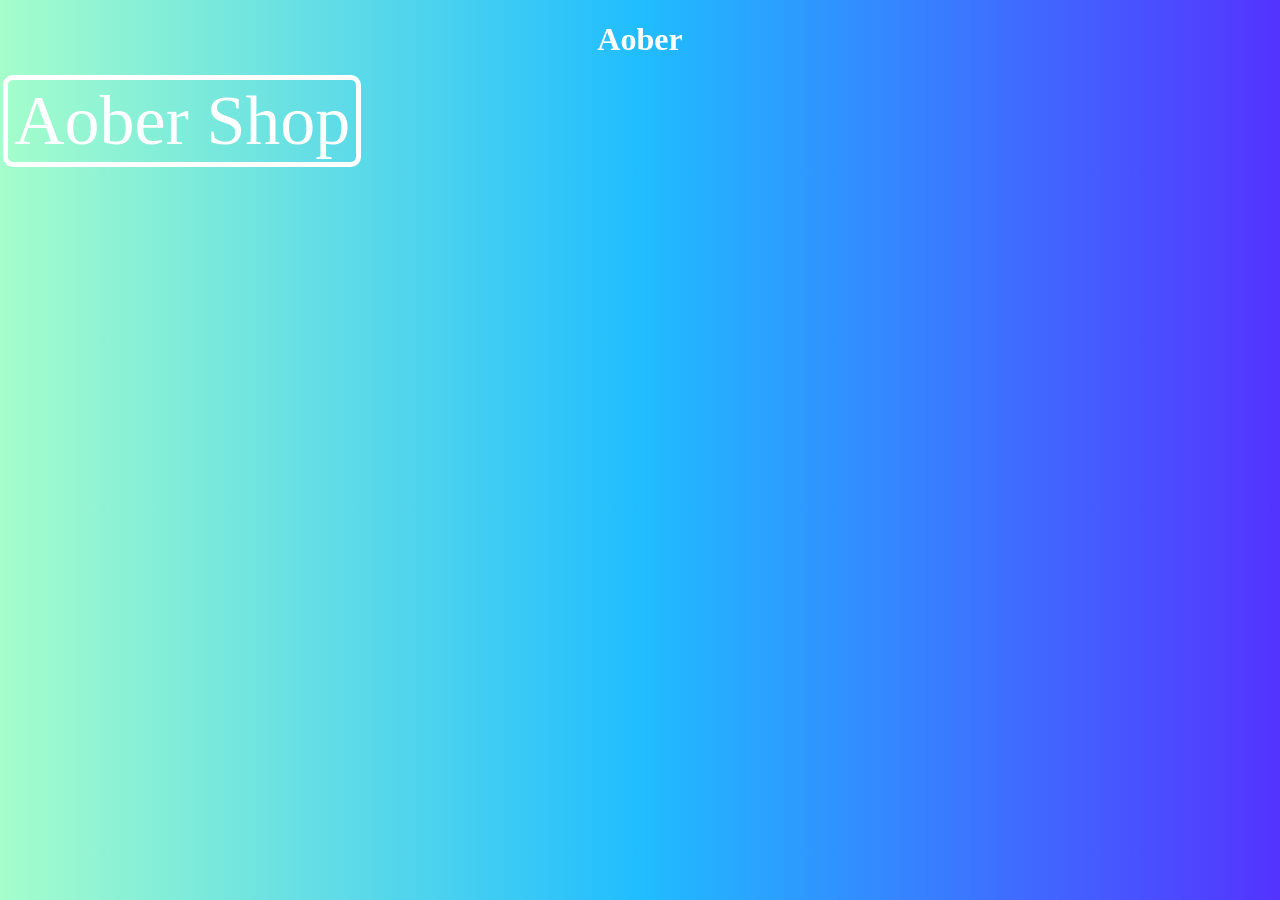
<file: index.html>
<!DOCTYPE html>
<html>
  <head>
    <meta charset="utf-8">
    <link rel="stylesheet" type="text/css" href="./style.css">
    <title>Aober</title>
  </head>
  <body>
    <h1>Aober</h1>
    <button><a href="./Aober_Shop/index.html">Aober Shop</a></button>
  </body>
</html>
</file>
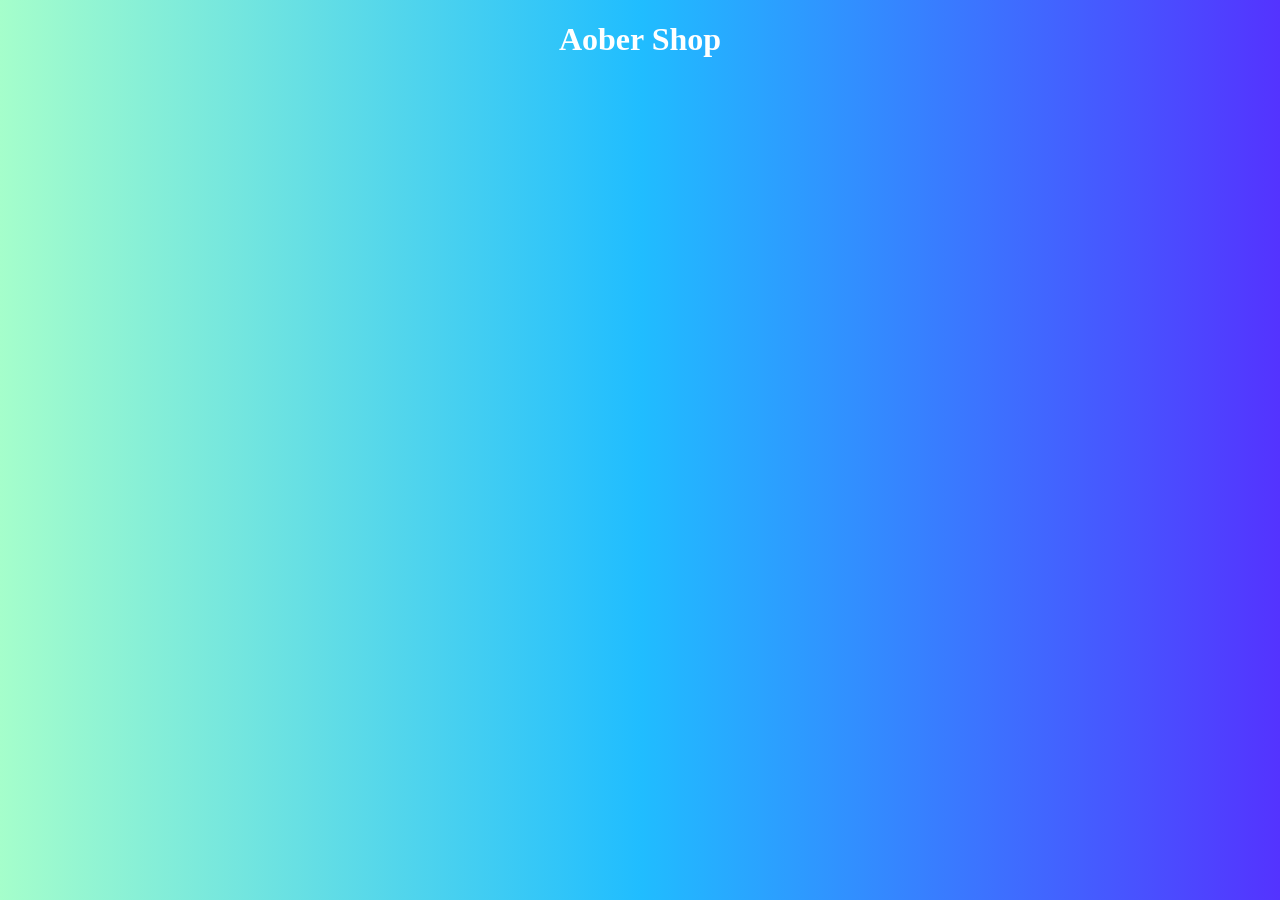
<file: Aober_Shop/index.html>
<!DOCTYPE html>
<html>
  <head>
    <meta charset="utf-8">
    <link rel="stylesheet" type="text/css" href="./style.css">
    <title>Aober Shop</title>
  </head>
  <body>
    <h1>Aober Shop</h1>
  </body>
</html>
</file>
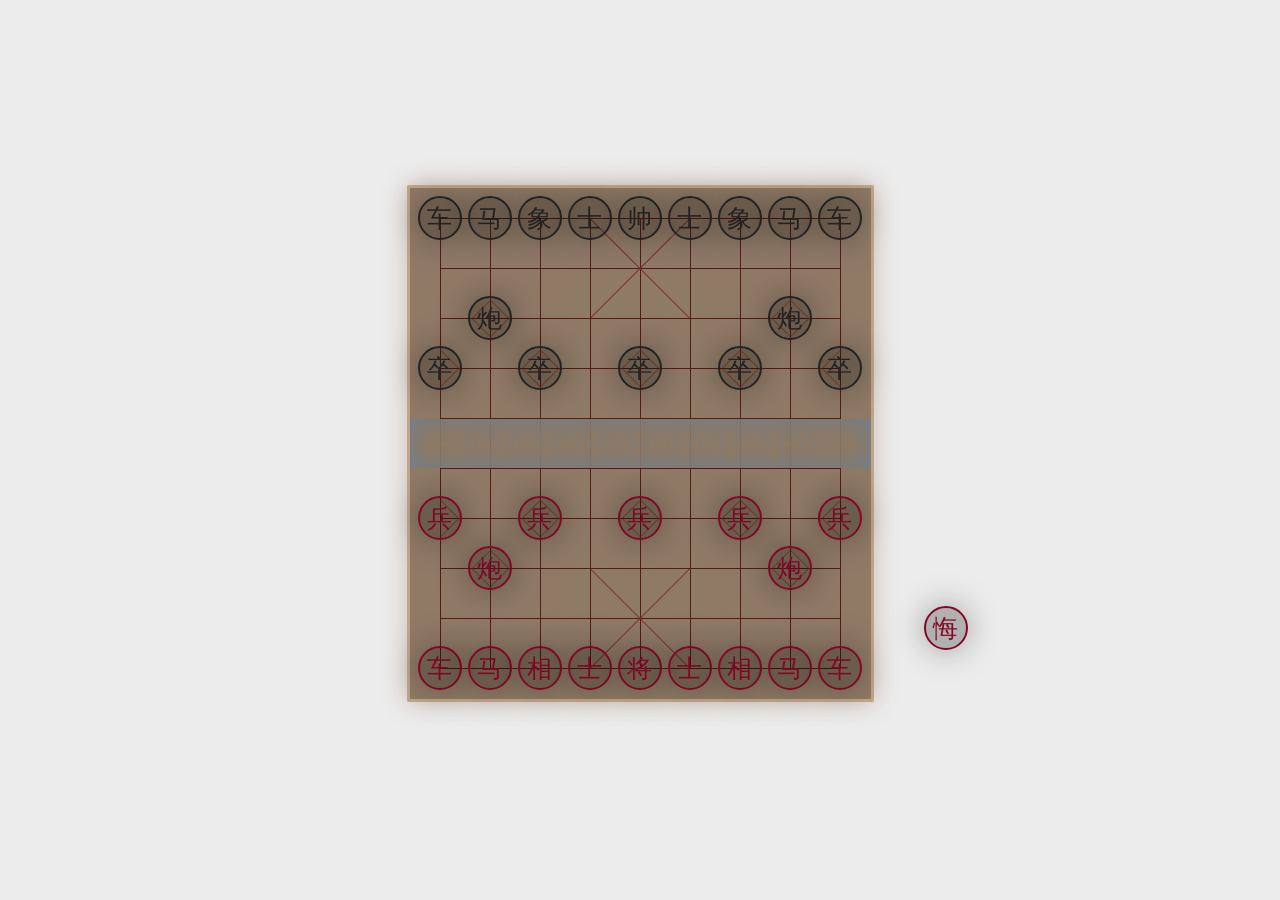
<file: ChineseChess/index.html>
<!DOCTYPE html>
<html>
<head lang="cn">
    <meta charset="UTF-8">
    <title>象棋</title>
	
    <link rel="stylesheet" href="css/index.css" type="text/css">
    <link rel="stylesheet" href="css/Chess.css" type="text/css">
	
    <script src="js/jquery.min.js" type="text/javascript"></script>
    <script src="js/Show.js" type="text/javascript"></script>
    <script src="js/OnDoing.js" type="text/javascript"></script>
    <script src="js/CMoveRule.js" type="text/javascript"></script>
    <script src="js/evaluateScore.js" type="text/javascript"></script>
    <script src="js/AImove.js" type="text/javascript"></script>
    <script src="js/CChess.js" type="text/javascript"></script>
	
</head>
<body>
<section id="ground">
    <section id="board">
        <section id="line">
            <section id="rows">
                <article class="row"></article>
                <article class="row"></article>
                <article class="row"></article>
                <article class="row"></article>
                <article class="row"></article>
                <article class="row"></article>
                <article class="row"></article>
                <article class="row"></article>
                <article class="row"></article>
                <article class="row end"></article>
            </section>
            <section id="lines">
                <article class="line"></article>
                <article class="line"></article>
                <article class="line"></article>
                <article class="line"></article>
                <article class="line"></article>
                <article class="line"></article>
                <article class="line"></article>
                <article class="line"></article>
                <article class="line end"></article>
            </section>
            <section id="river">
                <article>۞۞۞۞۞۞۞۞</article>
            </section>
            <section id="flower">
                <section id="F">
                    <section class="L2">
                        <article></article>
                        <article class="t2"></article>
                    </section>
                    <section class="L5">
                        <article></article>
                        <article></article>
                        <article></article>
                        <article></article>
                        <article></article>
                    </section>
                </section>
                <section id="L">
                    <section class="L5">
                        <article></article>
                        <article></article>
                        <article></article>
                        <article></article>
                        <article></article>
                    </section>
                    <section class="L2">
                        <article></article>
                        <article></article>
                    </section>
                </section>
            </section>
            <section id="cross">
                <section id="T">
                    <article></article>
                    <article></article>
                </section>
                <section id="B">
                    <article></article>
                    <article></article>
                </section>
            </section>
        </section>
        <section id="space"></section>
        <section id="back">
            <article class='CS' id='ss' onclick='back()'>        
                <section class='C SR'>悔</section>
            </article>
        </section>
        
    </section>
</section>
<div style="text-align:center;">
</div>
</body>
</html>
</file>
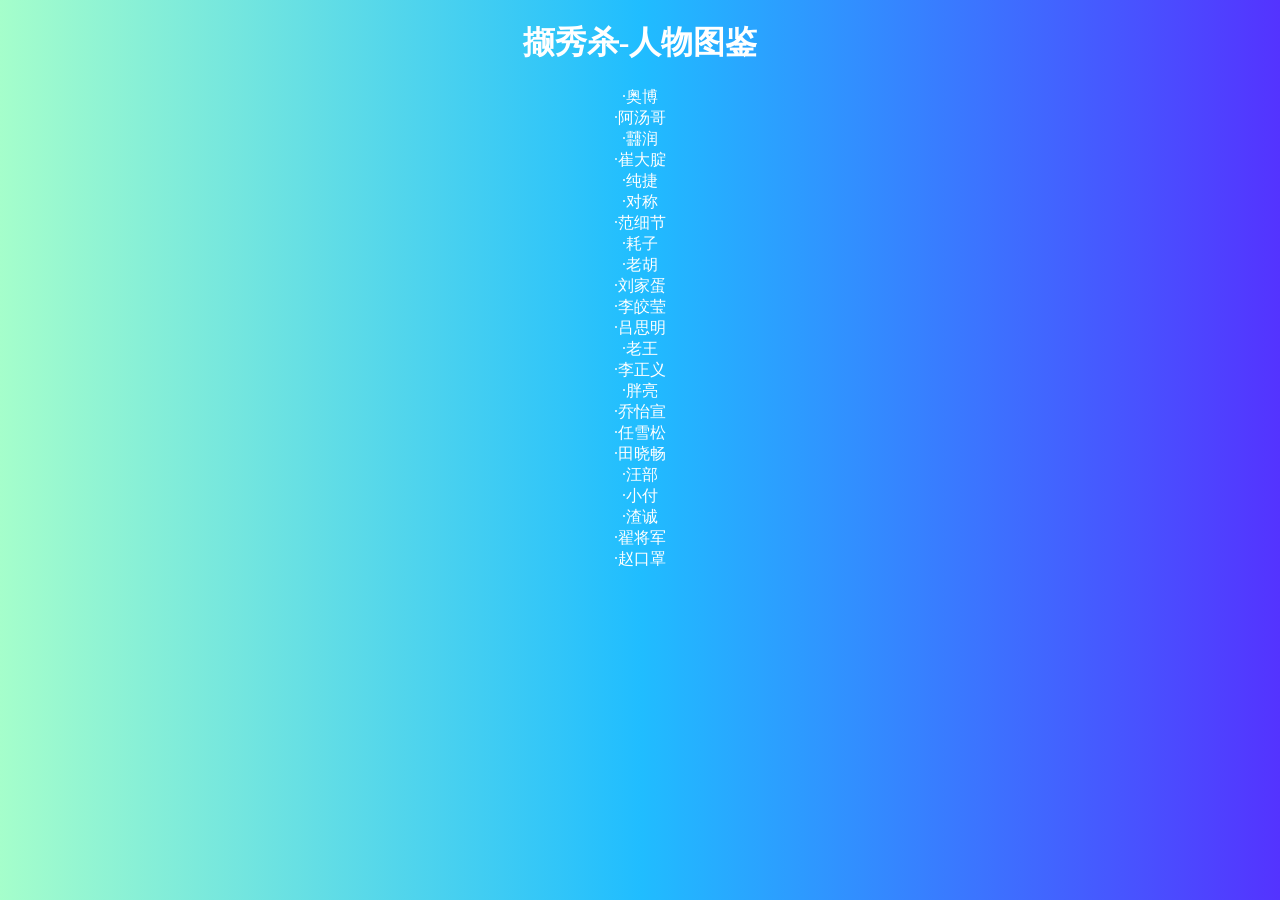
<file: lxx/index.html>
<!DOCTYPE html>
<html>
  <head>
    <meta charset="utf-8">
    <link rel="stylesheet" type="text/css" href="css/style.css">
    <title>撷秀杀-人物图鉴</title>
  </head>
  <body>
    <h1>撷秀杀-人物图鉴</h1>
    <a href="./img/ab.jpg">·奥博</a>
  </br>
    <a href="./img/atg.jpg">·阿汤哥</a>
  </br>
    <a href="./img/br.jpg">·䨻润</a>
  </br>
    <a href="./img/cdd.jpg">·崔大腚</a>
  </br>
    <a href="./img/cj.jpg">·纯捷</a>
  </br>
    <a href="./img/dc.jpg">·对称</a>
  </br>
    <a href="./img/fxj.jpg">·范细节</a>
  </br>
    <a href="./img/hz.jpg">·耗子</a>
  </br>
    <a href="./img/lh.jpg">·老胡</a>
  </br>
    <a href="./img/ljd.jpg">·刘家蛋</a>
  </br>
    <a href="./img/ljy.jpg">·李皎莹</a>
  </br>
    <a href="./img/lsm.jpg">·吕思明</a>
  </br>
    <a href="./img/lw.jpg">·老王</a>
  </br>
    <a href="./img/lzy.jpg">·李正义</a>
  </br>
    <a href="./img/pl.jpg">·胖亮</a>
  </br>
    <a href="./img/qyx.jpg">·乔怡宣</a>
  </br>
    <a href="./img/rxs.jpg">·任雪松</a>
  </br>
    <a href="./img/txc.jpg">·田晓畅</a>
  </br>
    <a href="./img/wb.jpg">·汪部</a>
  </br>
    <a href="./img/xf.jpg">·小付</a>
  </br>
    <a href="./img/zc.jpg">·渣诚</a>
  </br>
    <a href="./img/zjj.jpg">·翟将军</a>
  </br>
    <a href="./img/zkz.jpg">·赵口罩</a>
  </br>
  </body>
</html>
</file>
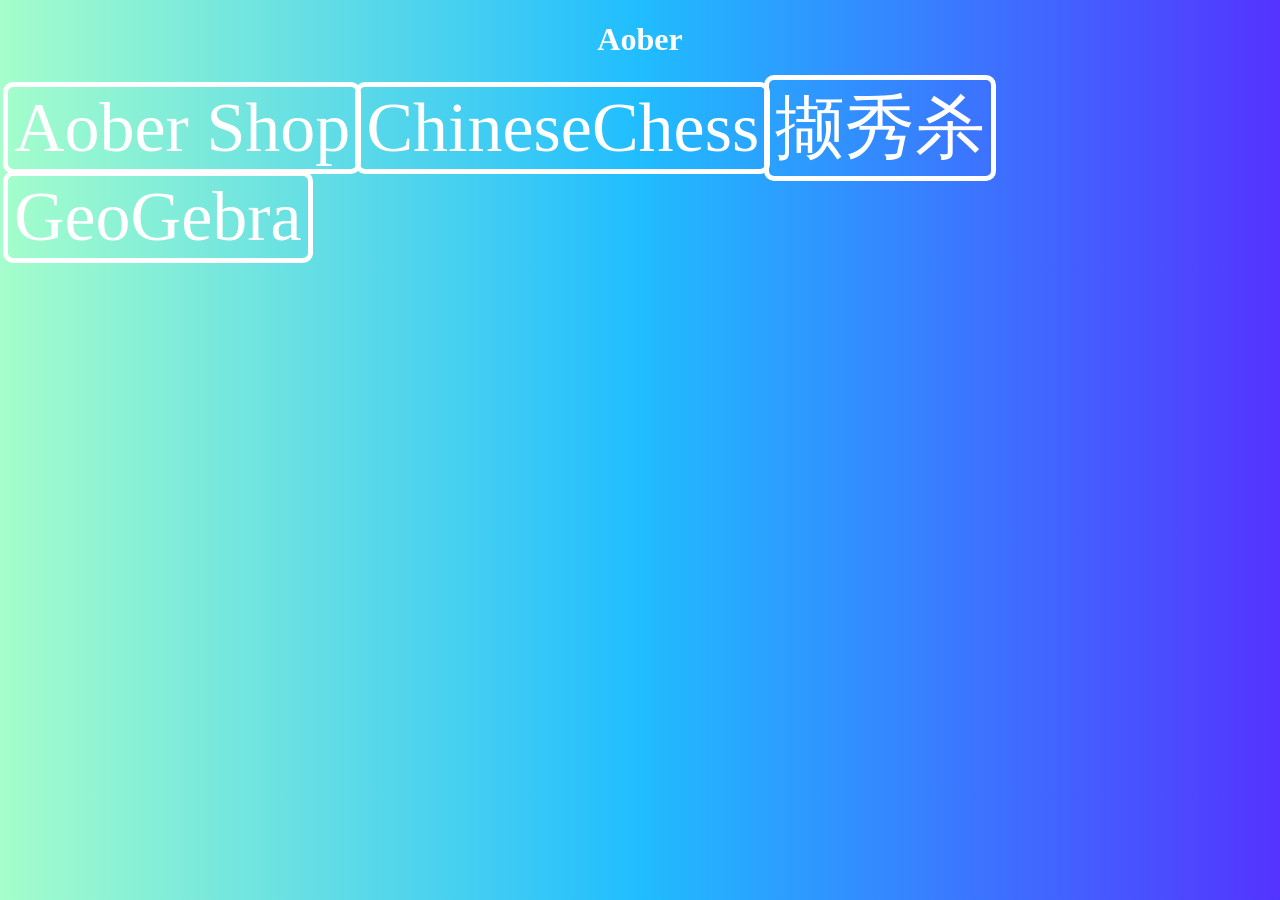
<file: index0.html>
<!DOCTYPE html>
<html>
  <head>
    <meta charset="utf-8">
    <link rel="stylesheet" type="text/css" href="./style.css">
    <title>Aober</title>
  </head>
  <body>
    <h1>Aober</h1>
    <button><a href="./Aober_Shop/index.html">Aober Shop</a></button>
    <button><a href="./ChineseChess/index.html">ChineseChess</a></button>
    <button><a href="./lxx/index.html">撷秀杀</a></button>
    <button><a href="./GeoGebra/GeoGebra.html">GeoGebra</a></button>
  </body>
</html>
</file>
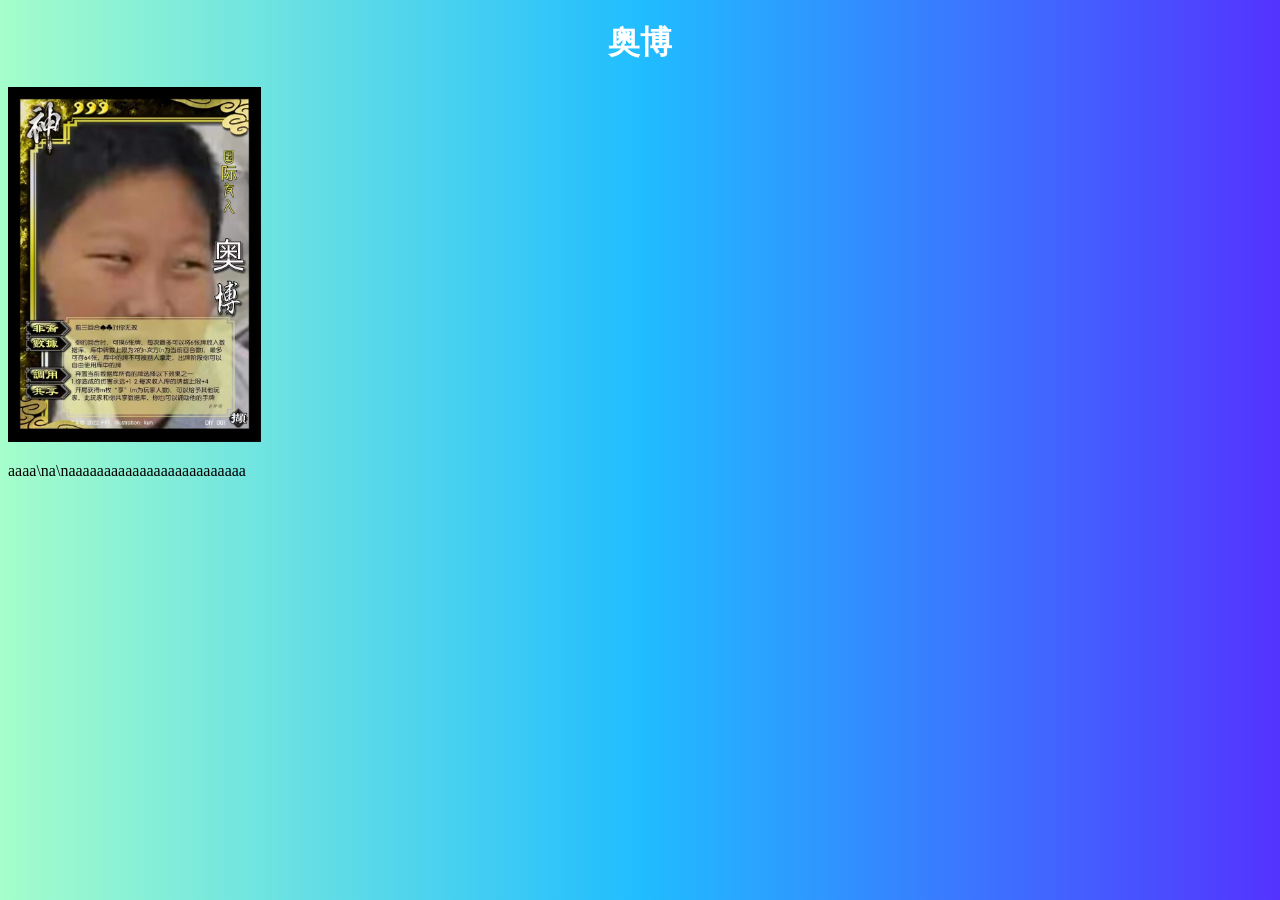
<file: lxx/character/ab.html>
<!DOCTYPE html>
<html>
<head>
	<meta charset="utf-8">
	<link rel="stylesheet" type="text/css" href="css/main.css">
	<title>撷秀杀-奥博</title>
</head>
<body>
	<h1>奥博</h1>
	<div>
		<div id="Dcard">
			<img src="../img/ab.jpg" id="card">
		</div>
		<div id='Info'>
			<p>aaaa\na\naaaaaaaaaaaaaaaaaaaaaaaaa</p>
		</div>
	</div>
	
</body>
</html>
</file>
<file: style.css>
body {
	background: #5433FF;
	background: -webkit-linear-gradient(to right, #A5FECB, #20BDFF, #5433FF);
	background: linear-gradient(to right, #A5FECB, #20BDFF, #5433FF);
}
h1 {
	text-align: center;
	color: white;
}
button {
	font-family: "楷体";
	font-size: 70px;
	background-color: transparent;
	outline-color: #FFFFFF;
	outline-style: solid;
	outline-width: 5px;
	color: #FFFFFF;
	border: 10px transparent;
	border-radius:5px 5px 5px 5px;
}
a {
	color: white;
	text-align: center;
	text-decoration: none;
}
</file>
<file: Aober_Shop/style.css>
body {
	background: #5433FF;
	background: -webkit-linear-gradient(to right, #A5FECB, #20BDFF, #5433FF);
	background: linear-gradient(to right, #A5FECB, #20BDFF, #5433FF);
}
h1 {
	text-align: center;
	color: white;
}
</file>
<file: ChineseChess/css/index.css>
*{
    margin: 0;
    padding: 0;
}
body{
    background-color: #ececec;
    -moz-user-select:none;
    -webkit-user-select:none;
    -ms-user-select:none;
    -khtml-user-select:none;
    user-select:none;
}
#ground{
    width: 100%;
    height: 100%;
    position: absolute;
    overflow: hidden;
}
#board{
    width: 401px;
    height: 451px;
    padding: 30px;
    background-color: #8f7a66;
    position: relative;
    top: 45%;
    left: 0;
    right: 0;
    margin: -220px auto;
    border: 3px solid rgb(192, 166, 137);
    border-radius: 2px;
    box-shadow: 0 0 25px rgba(143, 97, 76, 0.35);
}
#board #line{
    width: 100%;
    height: 100%;
}
#board #line #rows{
    width: 100%;
    height: 100%;
    overflow: hidden;
}
#board #line #lines{
    width: 100%;
    height: 100%;
    position: relative;
    top: -100%;
    overflow: hidden;
}
#board #line .row{
    width: 100%;
    height: 1px;
    background-color: #571b16;
    margin-bottom: 49px;
}
#board #line .line{
    width: 1px;
    height: 100%;
    background-color: #571b16;
    margin-right: 49px;
    float: left;
}
#board #line .end{
    margin: 0;
}
#board #line #river{
    width: 461px;
    height: 100%;
    position: relative;
    top: -200%;
    left: -30px;
}
#board #line #river article{
    position: relative;
    top:201px;
    width: 100%;
    height: 49px;
    background-color: rgba(143, 122, 102, 0.95);
    /*background-image: url("ass/Riv.png");*/
    box-shadow: inset 0 0 25px rgba(79, 139, 191, 0.55);
    font-family: Arial,sans-serif;
    font-size: 45px;
    text-align: center;
    letter-spacing: 1px;
    color: #817c77;
    opacity: 0.95;
}
#board #flower{
    width: 100%;
    height: 100%;
    position: relative;
    top: -300%;
    overflow: hidden;
}
#board #flower article{
    width: 25px;
    height: 25px;
    position: relative;
    left: 37px;
    top: 37px;
    float: left;
    border: 1px solid rgba(134, 42, 3, 0.55);
    transform:rotate(45deg);
}
#board #flower .L2{
    width: 100%;
    height: 50px;
}
#board #flower .L5{
    width: 100%;
    height: 50px;
}
#board #flower .L2 article:nth-child(2)
{
    margin-left: 273px;
}
#board #flower .L5 article:nth-child(1n+2)
{
    margin-left: 73px;
}
#board #flower .L5 article:nth-child(1)
{
    margin-left: -50px;
}
#board #flower .L5 article:nth-child(2)
{
    margin-left: 50px;
}
#board #flower #F{
    margin-top: 50px;
    height: 200px;
}
#board #cross{
    width: 100%;
    height: 100%;
    position: relative;
    top: -400%;
}
#board #cross #T{
    width: 100%;
    height: 200px;
    margin-bottom: 51px;
}
#board #cross #B{
    width: 100%;
    height: 200px;
}
#board #cross article{
    margin: 0 auto;
    width: 140px;
    height: 1px;
    position: relative;
    top: 50px;
    background-color: #752e2b;
}
#board #cross article:nth-child(1){
    transform:rotate(45deg);
}
#board #cross  article:nth-child(2){
    margin-top: -1px;
    transform:rotate(-45deg);
}
#board #cross #B article{
    position: relative;
    top: 149px;
}
</file>
<file: ChineseChess/css/Chess.css>
#board #space{
    width: 450px;
    height: 500px;
    position: relative;
    top: -100%;
    margin: -25px;
}
#board #space article{
    width: 44px;
    height: 44px;
    float: left;
    transition: box-shadow 0.35s,outline 0.35s,border 0.35s,transform 0.35s;
    border: 3px solid rgba(0, 0, 0, 0);
}
#board #space article:hover{
    box-shadow:0 0 25pt rgba(0, 0, 0, 0.35);
    border: 3px double rgba(0, 0, 0, 0.15);
    transform: scale(1.1,1.1);
}
.CS{
    border-radius: 500px;
}
.C{
    font-family: "微软雅黑 light", "微软雅黑", Arial,sans-serif;
    width: 40px;
    height: 40px;
    font-size: 25px;
    border-radius: 50px;
    line-height: 40px;
    text-align: center;
    border: 2px solid rgba(0, 0, 0, 0);
    box-shadow: 0 0 25pt rgba(0, 0, 0, 0.35);
    transition:transform 0.35s ;
    cursor: pointer;
}
/*.C:hover{
    transform: scale(1.1,1.1);
}*/
.BR{
    border-color:  #820725;
    color: #820725;
    background-color: rgba(0, 0, 0, 0.25);
}
.BB{
    border-color: #232323;
    color: #232323;
    background-color:  rgba(0, 0, 0, 0.25);
}
.PR{
    border-color:  #820725;
    color: #820725;
    background-color:  rgba(0, 0, 0, 0.25);
}
.PB{
    border-color:  #232323;
    color: #232323;
    background-color: rgba(0, 0, 0, 0.25);
}
.JR{
    border-color: #820725;
    color: #820725;
    background-color: rgba(0, 0, 0, 0.25);
}
.JB{
    border-color:  #232323;
    color: #232323;
    background-color: rgba(0, 0, 0, 0.25);
}
.MR{
    border-color: #820725;
    color:  #820725;
    background-color:  rgba(0, 0, 0, 0.25);
}
.MB{
    border-color:  #232323;
    color: #232323;
    background-color: rgba(0, 0, 0, 0.25);
}
.XR{
    border-color:  #820725;
    color:  #820725;
    background-color:  rgba(0, 0, 0, 0.25);
}
.XB{
    border-color:  #232323;
    color: #232323;
    background-color:  rgba(0, 0, 0, 0.25);
}
.SR{
    border-color:  #820725;
    color: #820725;
    background-color: rgba(0, 0, 0, 0.25);
}
.SB{
    border-color: #232323;
    color: #232323;
    background-color: rgba(0, 0, 0, 0.25);
}
.J{
    border-color: #820725;
    color: #820725;
    background-color: rgba(0, 0, 0, 0.25);
}
.S{
    border-color: #232323;
    color: #232323;
    background-color: rgba(0, 0, 0, 0.25);
}


#board #back{
    width: 50px;
    height: 50px;
    position: relative;
    top: -120%;
    left: 120%;
}


#board #back article{
    width: 44px;
    height: 44px;
    float: left;
    transition: box-shadow 0.35s,outline 0.35s,border 0.35s,transform 0.35s;
    border: 3px solid rgba(0, 0, 0, 0);
}
#board #back article:hover{
    box-shadow:0 0 25pt rgba(0, 0, 0, 0.35);
    border: 3px double rgba(0, 0, 0, 0.15);
    transform: scale(1.1,1.1);
}
</file>
<file: lxx/css/style.css>
body {
	background: #5433FF;
	background: -webkit-linear-gradient(to right, #A5FECB, #20BDFF, #5433FF);
	background: linear-gradient(to right, #A5FECB, #20BDFF, #5433FF);
	text-align: center;
}
h1 {
	text-align: center;
	color: white;
}
a {
	text-align: center;
	color: white;
	text-align: center;
	text-decoration: none;
}
</file>
<file: lxx/character/css/main.css>
body {
	background: #5433FF;
	background: -webkit-linear-gradient(to right, #A5FECB, #20BDFF, #5433FF);
	background: linear-gradient(to right, #A5FECB, #20BDFF, #5433FF);
}
h1 {
	text-align: center;
	color: white;
}
#card {
	width: 20%;
}
</file>
